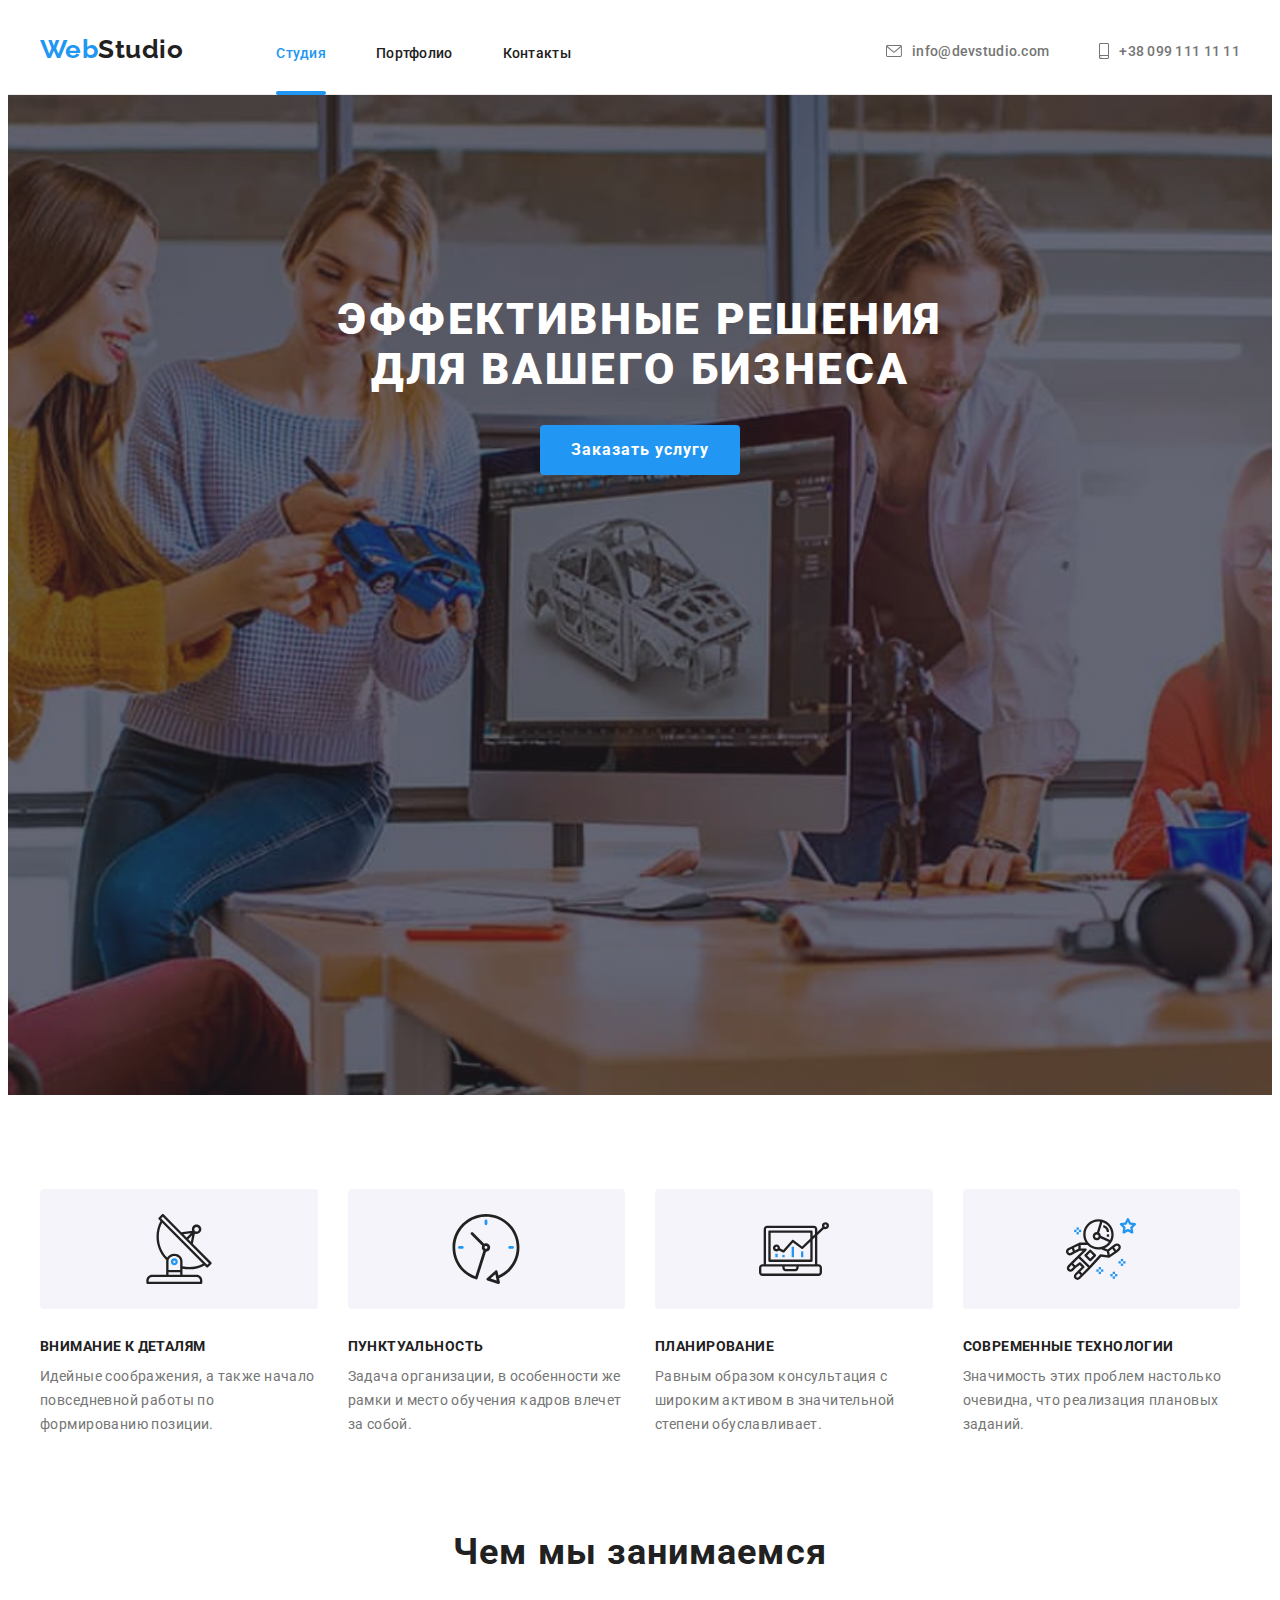
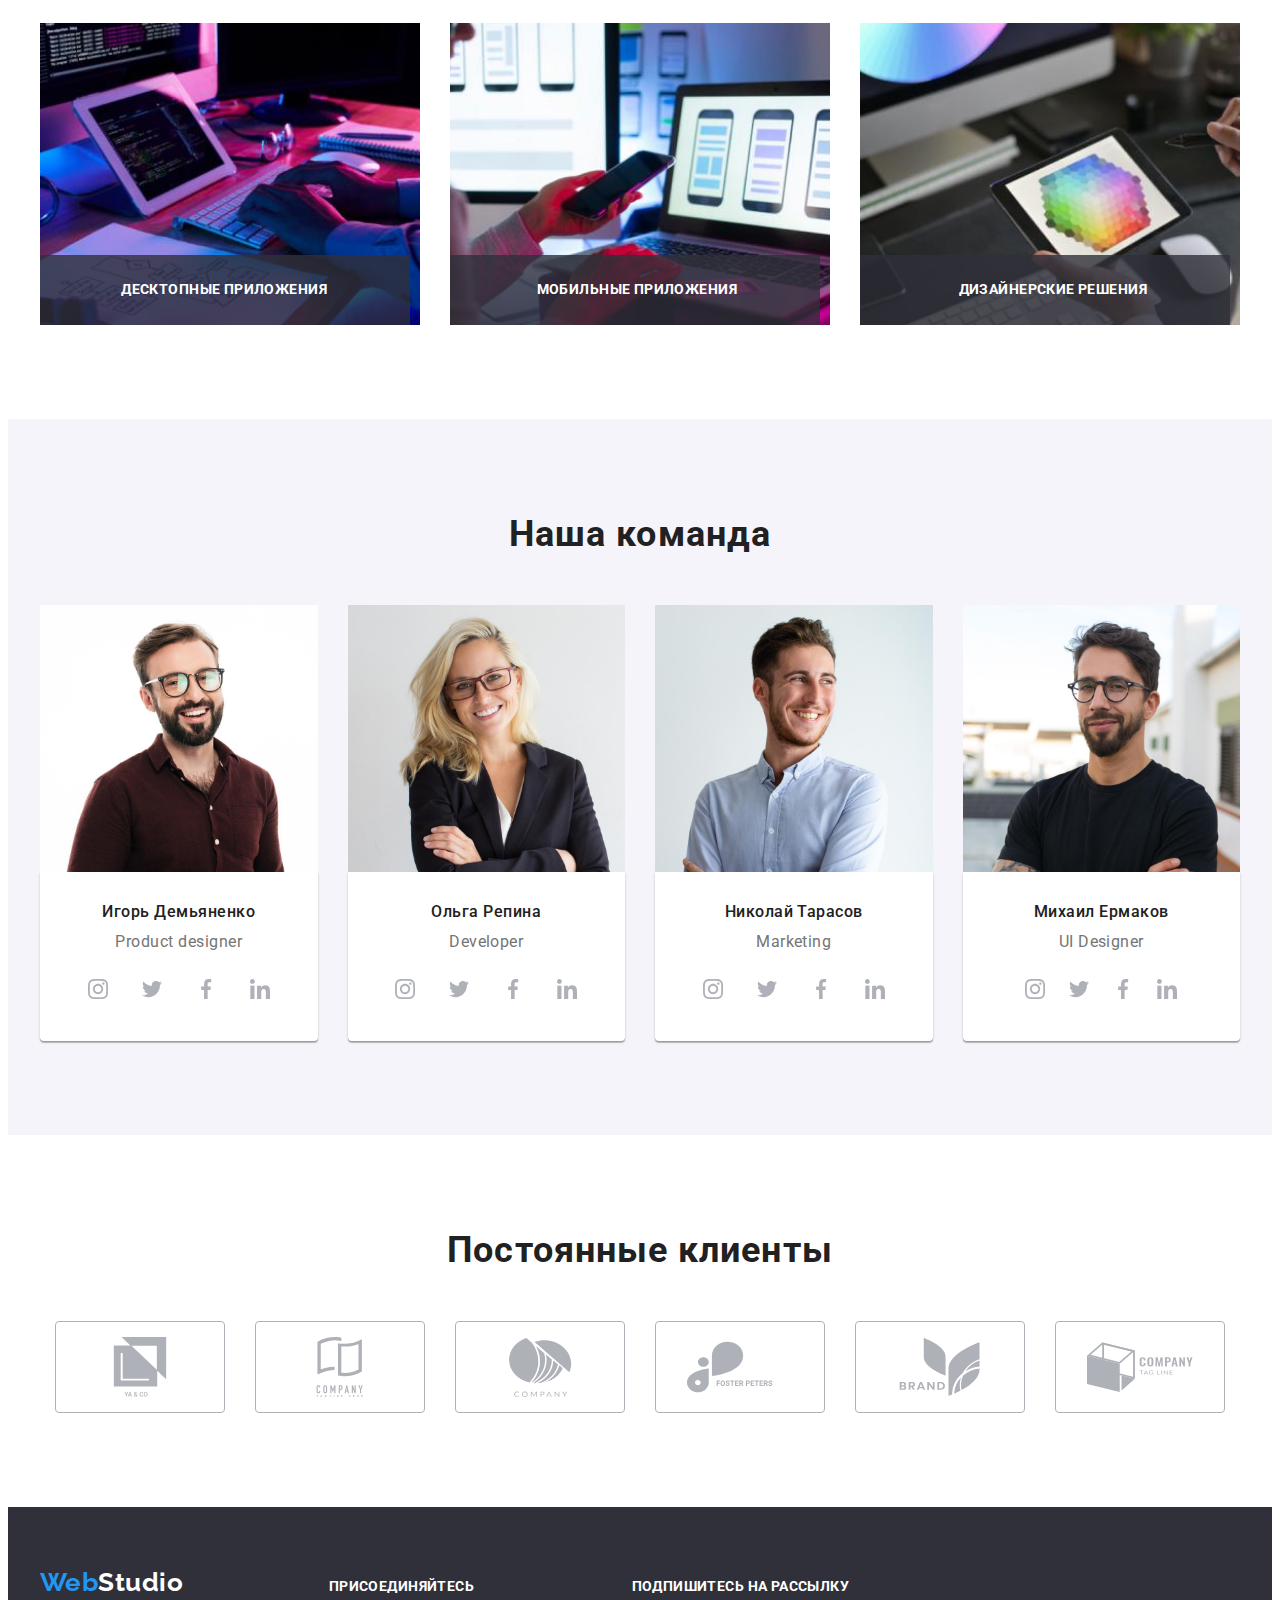
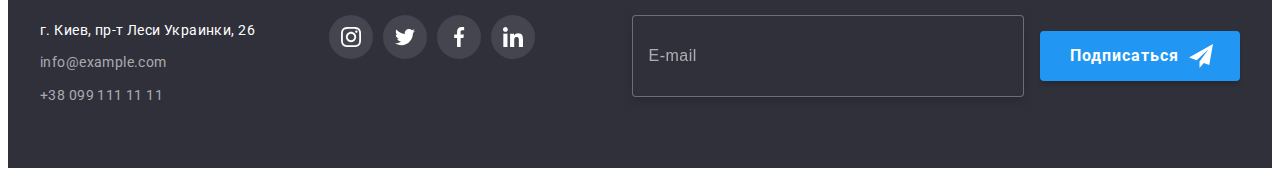
<file: index.html>
<!DOCTYPE html>
<html lang="ru">
<head>
    <meta charset="UTF-8">
    <meta http-equiv="X-UA-Compatible" content="IE=edge">
    <meta name="viewport" content="width=device-width, initial-scale=1.0">
    <title>Студия</title>
    <link rel="stylesheet" href="https://cdnjs.cloudflare.com/ajax/libs/modern-normalize/1.1.0/modern-normalize.min.css"
        integrity="sha512-wpPYUAdjBVSE4KJnH1VR1HeZfpl1ub8YT/NKx4PuQ5NmX2tKuGu6U/JRp5y+Y8XG2tV+wKQpNHVUX03MfMFn9Q=="
        crossorigin="anonymous" referrerpolicy="no-referrer" />
    <!-- <link rel="stylesheet" href="./css/styles.css"> -->
    <link rel="stylesheet" href="./css/main.min.css">
    <link rel="preconnect" href="https://fonts.googleapis.com">
    <link rel="preconnect" href="https://fonts.gstatic.com" crossorigin>
    <link href="https://fonts.googleapis.com/css2?family=Raleway:wght@700&family=Roboto:wght@400;500;700;900&display=swap" 
        rel="stylesheet">
</head>
<body>
    <!-- Шапка сайта-->
    <header class="header">
        <div class="container main-nav">
        <nav class="navigation">
            <a href="" class="logo decoration"> Web<span class="accent">Studio</span></a>
            <button type="button" class="menu-open-btn">
                <svg width="24px" height="24px">
                     <use class="icon-menu" href="./images/icons.svg#icon-menu-mobile"></use>
                </svg>
            </button>
            <ul class="nav-list list">
                <li class="nav-list__item">
                    <a href="" class="nav-list__link current decoration">Студия</a>
                </li>
                <li class="nav-list__item">
                    <a href="./portfolio.html" class="nav-list__link decoration">Портфолио</a>
                </li>
                <li class="nav-list__item">
                    <a href="" class="nav-list__link decoration">Контакты</a>
                </li>
            </ul>
        </nav>  

        <ul class="contact-list list">
            <li class="contact-list__item">
                <a class="contact-list__link decoration" href="mailto:info@devstudio.com"> 
                    <svg class="contact-list__icon" width="16px" height="12px">
                        <use href="./images/icons.svg#icon-envelope"></use>
                    </svg>info@devstudio.com</a>
            </li>
            <li class="contact-list__item"> 
                <a class="contact-list__tel decoration" href="tel:+380991111111">
                    <svg class="contact-list__icon" width="10px" height="16px">
                        <use href="./images/icons.svg#icon-smartphone"></use>
                    </svg>+38 099 111 11 11</a>
                </li>
        </ul>
        </div>
        <div class="mob-menu is-hidden">
            <div class="mob-container">
                 <div class="mob-menu-top">
                <button type="button" class="menu-close-btn">
                    <svg width="24px" height="24px">
                        <use class="icon-vector" href="./images/icons.svg#icon-Vector"></use>
                    </svg>
                </button>    
                <ul class="mob-menu__list list">
                     <li class="mob-menu__item">
                         <a href="" class="mob-menu__link current decoration">Студия</a>
                     </li>
                     <li class="mob-menu__item">
                         <a href="./portfolio.html" class="mob-menu__link decoration">Портфолио</a>
                     </li>
                     <li class="mob-menu__item">
                         <a href="" class="mob-menu__link decoration">Контакты</a>
                     </li>
                 </ul>
                 </div>

                 <div class="mob-contact">
                 <ul class="mob-contact__list list">
                <li class="mob-contact__item">
                    <a class="mob-contact__tel decoration" href="tel:+380991111111">+38 099 111 11 11</a>
                </li>
                <li class="mob-contact__item">
                    <a class="mob-contact__link decoration" href="mailto:info@devstudio.com">info@devstudio.com</a>
                </li>
                 </ul>
                  <ul class="mob-social__list list">
                <li class="mob-social__item">
                    <a href="" class="mob-social__link decoration">Instagram</a>
                </li>
                <li class="mob-social__item">
                    <a href="" class="mob-social__link decoration">Twitter</a>
                </li>
                <li class="mob-social__item">
                    <a href="" class="mob-social__link decoration">Facebook</a>
                </li>
                <li class="mob-social__item">
                    <a href="" class="mob-social__link decoration">LinkedIn</a>
                </li>
                  </ul>
                 </div>
            </div>   
        </div>
    </header>

    <!-- Герой -->
    <main>
        <section class="hero section">
            <div class="container">
                <div class="hero__content">
                    <h1 class="hero__text"> Эффективные решения для вашего бизнеса </h1>
                </div>
            <button data-modal-open class="hero-button" type="button"> Заказать услугу </button>
            </div>
        </section> 
        

    <!-- Особености -->
         <section class="features section"> 
            <div class="container">
            <h2 class="visually-hidden" >Особености</h2>
            <ul class="features-list list">
                <li class="features-list__item">
                    <div class="featuers-list__link">
                        <svg  width="70px" height="70px"> 
                            <use href="./images/icons.svg#icon-antenna"></use>
                         </svg>
                    </div>
                   <h3 class="features-list__title"> Внимание к деталям </h3>
                    <p class="features-list__text">Идейные соображения, а также начало повседневной работы по формированию позиции.</p>
                </li>
                <li class="features-list__item ">
                    <div class="featuers-list__link">
                        <svg  width="70px" height="70px"> 
                            <use href="./images/icons.svg#icon-clock"></use>
                         </svg>
                    </div>
                    <h3 class="features-list__title"> Пунктуальность </h3>
                    <p class="features-list__text">Задача организации, в особенности же рамки и место обучения кадров влечет за собой.</p>
                </li>
                <li class="features-list__item">
                    <div class="featuers-list__link">
                        <svg width="70px" height="70px"> 
                            <use href="./images/icons.svg#icon-diagram"></use>
                         </svg>
                    </div>
                    <h3 class="features-list__title"> Планирование </h3>
                    <p class="features-list__text">Равным образом консультация с широким активом в значительной степени обуславливает.</p>
                </li>
                <li class="features-list__item">
                    <div class="featuers-list__link">
                        <svg width="70px" height="70px"> 
                            <use href="./images/icons.svg#icon-astronaut"></use>
                         </svg>
                    </div>
                    <h3 class="features-list__title"> Современные технологии </h3>
                    <p class="features-list__text">Значимость этих проблем настолько очевидна, что реализация плановых заданий.</p>
                </li>
            </ul>
            </div>
        </section> 

    <!-- Чем мы занимаемся -->
         <section class="work section">
            <div class="container">
            <h2 class="work__title">Чем мы занимаемся</h2>
            <ul class="work-list list">
                <li class="work-list__img">
                    <div class="work-list__label">
                         <img 
                         srcset="./images/img-4.jpg    1x,
                                 ./images/img-4-2x.jpg 2x 
                                "
                         src="./images/img-4.jpg" alt="Ноутбук на экране которого написан программный код" width="370">
                             <div class="work-box">
                                 <p class="work-box__name">Десктопные приложения</p>
                             </div>    
                    </div>
                </li>
                <li class="work-list__img">
                    <div class="work-list__label">
                        <img 
                        srcset="./images/img-1.jpg    1x,
                                ./images/img-1-2x.jpg 2x 
                                "
                         src="./images/img-1.jpg" alt="Ноутбук на экране которого изображены три смартфона" width="370">
                            <div class="work-box">
                                 <p class="work-box__name">Мобильные приложения</p>
                            </div>
                        </div>        
                 </li>
                <li class="work-list__img"> 
                    <div class="work-list__label">
                         <img 
                         srcset="./images/img-2.jpg    1x,
                                 ./images/img-2-2x.jpg 2x 
                                "
                         src="./images/img-2.jpg" alt="Планшет на экране которого изображен графический рисунок, похожий на пчелиные соты">
                            <div class="work-box">
                                 <p class="work-box__name">Дизайнерские решения</p> 
                            </div>     
                    </div>
                </li>
            </ul>
            </div>
        </section>

    <!-- Наша команда -->
         <section class="team section">
            <div class="container">
            <h2 class="team__title">Наша команда</h2>
            <ul class="team__list list">
                <li class="team__item">
                    <img 
                    srcset="./images/img-product-designer.jpg    1x,
                            ./images/img-product-designer-2x.jpg 2x 
                            "
                    src="./images/img-product-designer.jpg" alt="Фотография дизайнера продукта" width="270">
                    <div class="team-content">
                        <h3 class="team-content__name">Игорь Демьяненко</h3>
                          <p class="team-content__text">Product designer</p>
                          <ul class="master-soc  list">
                              <li class="master-soc__item">
                                  <a href="" class="master-soc__link">
                                  <svg class="master-soc__icon" width="20px" height="20px" >
                                      <use href="./images/icons.svg#icon-instagram"></use>
                                  </svg>
                                  </a>
                              </li>
                              <li class="master-soc__item">
                                  <a href="" class="master-soc__link">
                                    <svg class="master-soc__icon" width="20px" height="20px" >
                                        <use href="./images/icons.svg#icon-twitter"></use>
                                    </svg>
                                  </a>
                              </li>
                              <li class="master-soc__item">
                                  <a href="" class="master-soc__link">
                                    <svg class="master-soc__icon" width="20px" height="20px" >
                                        <use href="./images/icons.svg#icon-facebook"></use>
                                    </svg>
                                  </a>
                              </li>
                              <li class="master-soc-item">
                                  <a href="" class="master-soc__link">
                                    <svg class="master-soc__icon" width="20px" height="20px" >
                                        <use href="./images/icons.svg#icon-linkedin"></use>
                                    </svg>
                                  </a></li>
                          </ul>
                    </div>
                </li>
                <li class="team__item">
                    <img
                    srcset="./images/img-frontend-developer.jpg    1x,
                            ./images/img-frontend-developer-2x.jpg 2x 
                            "
                     src="./images/img-frontend-developer.jpg" alt="Фотография разработчика" width="270">
                    <div class="team-content">
                        <h3 class="team-content__name">Ольга Репина</h3>
                          <p class="team-content__text">Developer</p>
                          <ul class="master-soc  list">
                            <li class="master-soc__item">
                                <a href="" class="master-soc__link">
                                <svg class="master-soc__icon" width="20px" height="20px" >
                                    <use href="./images/icons.svg#icon-instagram"></use>
                                </svg>
                                </a>
                            </li>
                            <li class="master-soc__item">
                                <a href="" class="master-soc__link">
                                  <svg class="master-soc__icon" width="20px" height="20px" >
                                      <use href="./images/icons.svg#icon-twitter"></use>
                                  </svg>
                                </a>
                            </li>
                            <li class="master-soc__item">
                                <a href="" class="master-soc__link">
                                  <svg class="master-soc__icon" width="20px" height="20px" >
                                      <use href="./images/icons.svg#icon-facebook"></use>
                                  </svg>
                                </a>
                            </li>
                            <li class="master-soc__item">
                                <a href="" class="master-soc__link">
                                  <svg class="master-soc__icon" width="20px" height="20px" >
                                      <use href="./images/icons.svg#icon-linkedin"></use>
                                  </svg>
                                </a></li>
                        </ul>
                    </div>     
                </li>
                <li class="team__item">
                    <img
                    srcset="./images/img-marketing.jpg    1x,
                            ./images/img-marketing-2x.jpg 2x 
                            "
                     src="./images/img-marketing.jpg" alt="Фотография маркетолога" width="270">
                    <div class="team-content">
                        <h3 class="team-content__name">Николай Тарасов</h3>
                          <p class="team-content__text">Marketing</p>
                          <ul class="master-soc  list">
                            <li class="master-soc__item">
                                <a href="" class="master-soc__link">
                                <svg class="master-soc__icon" width="20px" height="20px" >
                                    <use href="./images/icons.svg#icon-instagram"></use>
                                </svg>
                                </a>
                            </li>
                            <li class="master-soc__item">
                                <a href="" class="master-soc__link">
                                  <svg class="master-soc__icon" width="20px" height="20px" >
                                      <use href="./images/icons.svg#icon-twitter"></use>
                                  </svg>
                                </a>
                            </li>
                            <li class="master-soc__item">
                                <a href="" class="master-soc__link">
                                  <svg class="master-soc__icon" width="20px" height="20px" >
                                      <use href="./images/icons.svg#icon-facebook"></use>
                                  </svg>
                                </a>
                            </li>
                            <li class="master-soc__item">
                                <a href="" class="master-soc__link">
                                  <svg class="master-soc__icon" width="20px" height="20px" >
                                      <use href="./images/icons.svg#icon-linkedin"></use>
                                  </svg>
                                </a>
                            </li>
                        </ul>
                    </div>
                </li>
                <li class="team__item">
                    <img 
                    srcset="./images/img-designer.jpg    1x,
                            ./images/img-designer-2x.jpg 2x 
                            "
                    src="./images/img-designer.jpg" alt="Фотография дизайнера" width="270">
                    <div class="team-content">
                        <h3 class="team-content__name">Михаил Ермаков</h3>
                          <p class="team-content__text">UI Designer</p>
                          <ul class="master-soc  list">
                            <li class="master-soc-item">
                                <a href="" class="master-soc__link">
                                <svg class="master-soc__icon" width="20px" height="20px" >
                                    <use href="./images/icons.svg#icon-instagram"></use>
                                </svg>
                                </a>
                            </li>
                            <li class="master-soc-item">
                                <a href="" class="master-soc__link">
                                  <svg class="master-soc__icon" width="20px" height="20px" >
                                      <use href="./images/icons.svg#icon-twitter"></use>
                                  </svg>
                                </a>
                            </li>
                            <li class="master-soc-item">
                                <a href="" class="master-soc__link">
                                  <svg class="master-soc__icon" width="20px" height="20px" >
                                      <use href="./images/icons.svg#icon-facebook"></use>
                                  </svg>
                                </a>
                            </li>
                            <li class="master-soc-item">
                                <a href="" class="master-soc__link">
                                  <svg class="master-soc__icon" width="20px" height="20px" >
                                      <use href="./images/icons.svg#icon-linkedin"></use>
                                  </svg>
                                </a></li>
                        </ul>
                    </div>    
                </li>
            </ul>
            </div>
        </section>

    <!--Постоянные клиенты-->    
        <section class="company section">
            <div class="container">
                <h2 class="company__title">Постоянные клиенты</h2>
                <ul class="company-list list">
                    <li class="company-list__item">
                        <a href="" class="company-list__link">
                            <svg class="company-list__icon" width="106px" height="60px">
                                <use href="./images/icons.svg#icon-company-1"></use>
                            </svg>
                        </a>
                    </li>
                    <li class="company-list__item">
                        <a href="" class="company-list__link">
                            <svg class="company-list__icon" width="106px" height="60px">
                                <use href="./images/icons.svg#icon-company-2"></use>
                            </svg>
                        </a>
                    </li>
                    <li class="company-list__item">
                        <a href="" class="company-list__link">
                            <svg class="company-list__icon" width="106px" height="60px">
                                <use href="./images/icons.svg#icon-company-3"></use>
                            </svg>
                        </a>
                    </li>
                    <li class="company-list__item">
                        <a href="" class="company-list__link">
                            <svg class="company-list__icon" width="106px" height="60px">
                                <use href="./images/icons.svg#icon-company-4"></use>
                            </svg>
                        </a>
                    </li>
                    <li class="company-list__item">
                        <a href="" class="company-list__link">
                            <svg class="company-list__icon" width="106px" height="60px">
                                <use href="./images/icons.svg#icon-company-5"></use>
                            </svg>
                        </a></li>
                    <li class="company-list__item">
                        <a href="" class="company-list__link">
                            <svg class="company-list__icon" width="106px" height="60px">
                                <use href="./images/icons.svg#icon-company-6"></use>
                            </svg>
                        </a>
                    </li>
                </ul>
            </div>
        </section>

    <!-- Модальное окно -->
    <div class="backdrop is-hidden" data-modal>
        <div class="modal">
            <button data-modal-close class="modal-btn">
                <svg width="11px" height="11px">
                    <use href="./images/icons.svg#icon-Vector"></use>
                </svg>
            </button>
            <form class="form">
                <h2 class="form__title">Оставьте свои данные, мы вам перезвоним</h2>
                <div class="form-group">
                     <label for="name" class="form-group__name">Имя</label>
                         <div class="form-wrap">
                             <input type="text" name="name" id="name" class="form-wrap__input">
                                  <svg class="form-wrap__icon" width="12" height="12">
                                      <use href="./images/icons.svg#icon-person"></use>
                                 </svg>
                        </div>
                </div>
                <div class="form-group">
                     <label for="phone" class="form-group__name">Телефон</label>
                        <div class="form-wrap">
                             <input type="tel" name="phone" id="phone" class="form-wrap__input">
                                 <svg class="form-wrap__icon" width="13" height="13">
                                    <use href="./images/icons.svg#icon-phone"></use>
                                </svg>
                        </div>       
                </div>
                <div class="form-group"> 
                    <label for="mail" class="form-group__name">Почта</label>
                         <div class="form-wrap">
                             <input type="email" name="mail" id="mail" class="form-wrap__input">
                                 <svg class="form-wrap__icon" width="15" height="12">
                                     <use href="./images/icons.svg#icon-email"></use>
                                 </svg>
                        </div>
                </div>

                <div class="form-comment">
                <label for="comment" class="form-comment__name"> Комментарий</label>
                <textarea name="comment" id="comment" placeholder="Введите текст" class="form-comment__text"></textarea>
                </div>

                <div class="form-consent">
                <input type="checkbox" name="consent" id="consent" class="form-consent__check visually-hidden">
                <label for="consent" class="form-consent__text"> 
                    <span class="form-consent__icon">
                        <svg class="consent-icon" width="15" height="13">
                            <use href="./images/icons.svg#icon-check"></use>
                        </svg>
                    </span> Соглашаюсь с рассылкой и принимаю <a href="" class="agreement"> Условия договора</a></label>
                </div>

                <button type="submit" class="form-btn"> Отправить </button>
            </form> 
        </div>
    </div>
    </main>

    <!-- Адрес -->
     <footer class="footer">
        <div class="container position">
            <div class="footer-content">
                <a class="logo decoration footer__logo" href="">Web<span class="accent-footer">Studio</span></a>
            <address class="address"> 
                <p class="address__text">г. Киев, пр-т Леси Украинки, 26</p>
                <a class="address__link decoration" href="mailto:info@example.com">info@example.com</a>
                <a class="address__tel decoration" href="tel:+380991111111">+38 099 111 11 11</a>
            </address>
            </div>
            <div class="join">
                 <h2 class="join__title"> присоединяйтесь</h2>
                     <ul class="join-list list">
                         <li class="join-list__item">
                             <a href="" class="join-list__link">
                                 <svg class="join-list__icon" width="20px" height="20px" >
                                <use href="./images/icons.svg#icon-instagram"></use>
                                </svg>
                             </a>
                        </li>
                        <li class="join-list__item">
                            <a href="" class="join-list__link">
                                <svg class="join-list__icon" width="20px" height="20px" >
                               <use href="./images/icons.svg#icon-twitter"></use>
                               </svg>
                            </a>
                        </li>
                        <li class="join-list__item">
                            <a href="" class="join-list__link">
                                <svg class="join-list__icon" width="20px" height="20px" >
                               <use href="./images/icons.svg#icon-facebook"></use>
                               </svg>
                            </a>
                        </li>
                        <li class="join-list__item">
                            <a href="" class="join-list__link">
                                <svg class="join-list__icon" width="20px" height="20px" >
                               <use href="./images/icons.svg#icon-linkedin"></use>
                               </svg>
                            </a>
                        </li>
                   </ul>
            </div>
            <div class="mailing">
                <h2 class="mailing__title">Подпишитесь на рассылку</h2>
                <form class="mailing-content">
                <label for="mail">
                    <input class="mailing-content__mail" type="email" name="mail" placeholder="E-mail" id="mail">
                </label>
                <button class="mailing-btn" type="submit">Подписаться
                    <svg class="mailing-btn__icon" width="24" height="24"> 
                        <use href="./images/icons.svg#icon-send"></use>
                    </svg>
                </button>
                </form>
            </div>
        </div>
    </footer> 
    <script src="./js/modal.js"></script>
    <script src="./js/menu.js"></script>
</body>
</html>
</file>
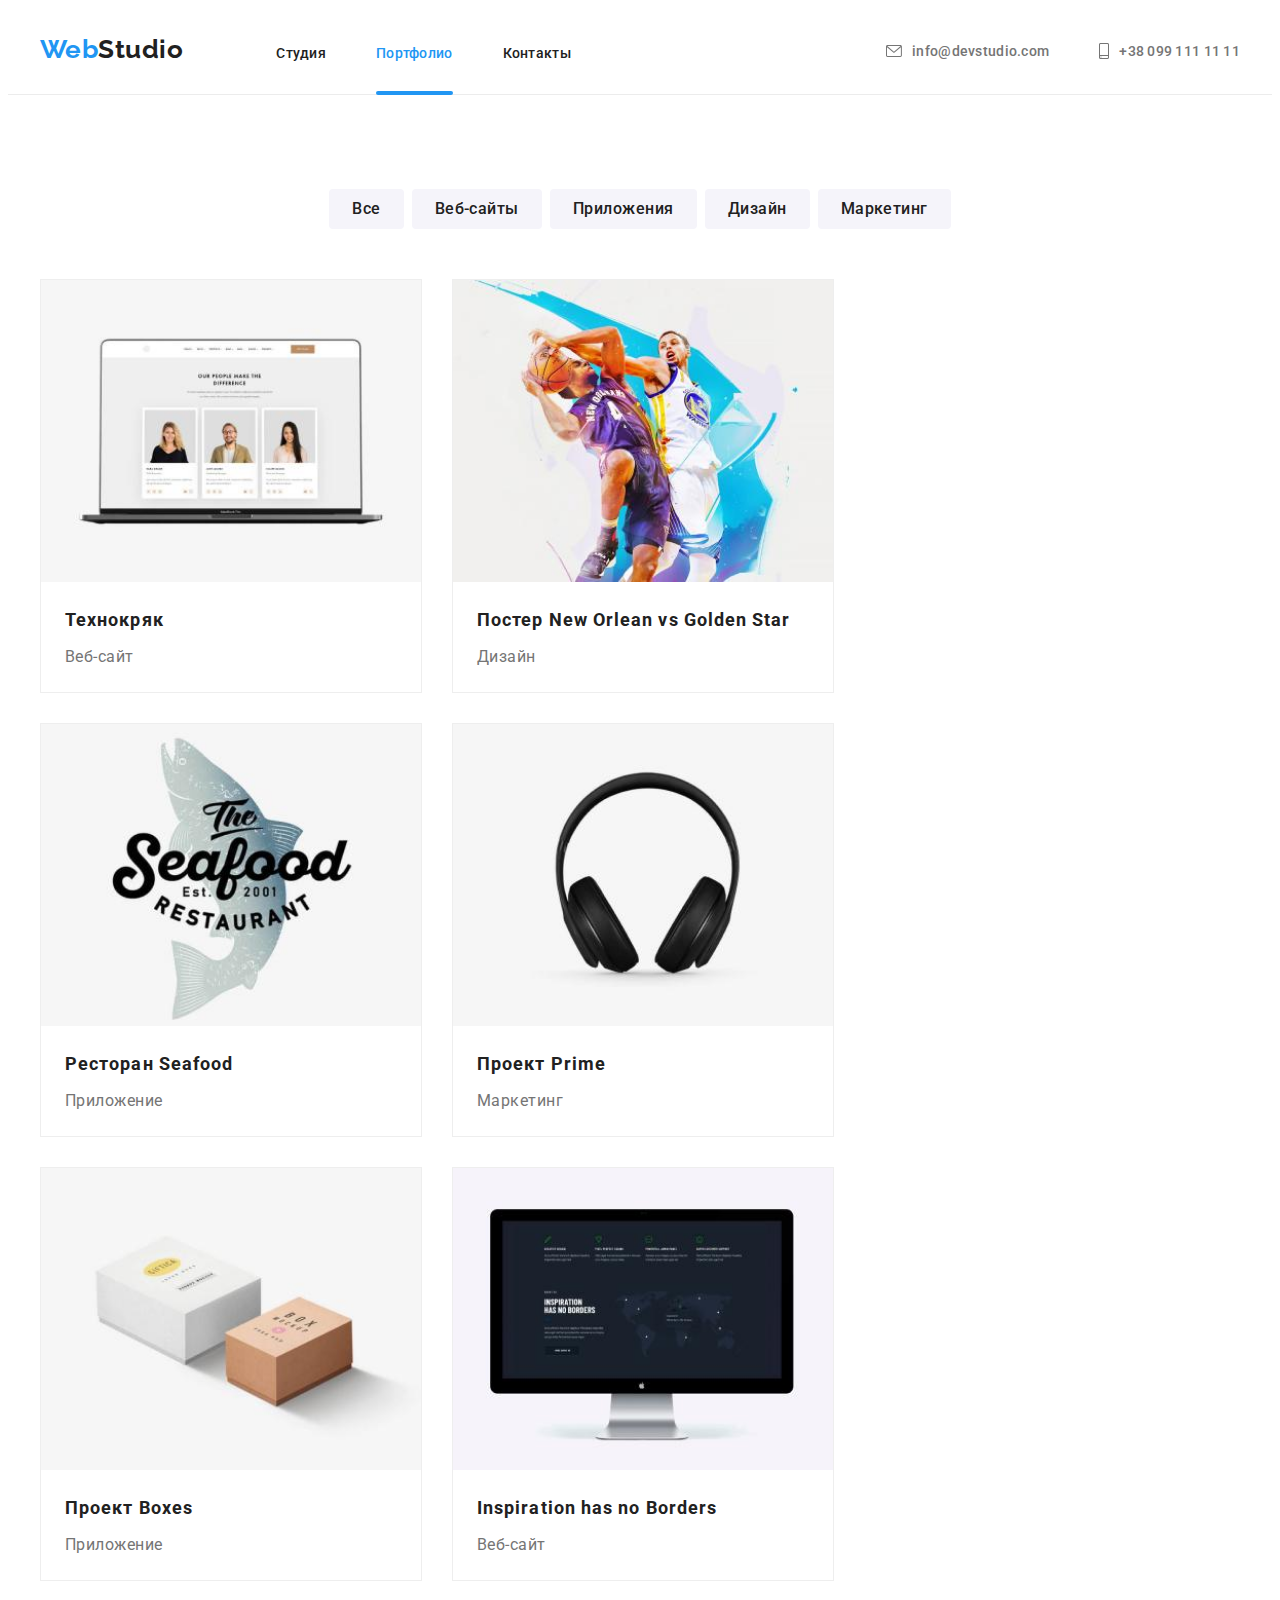
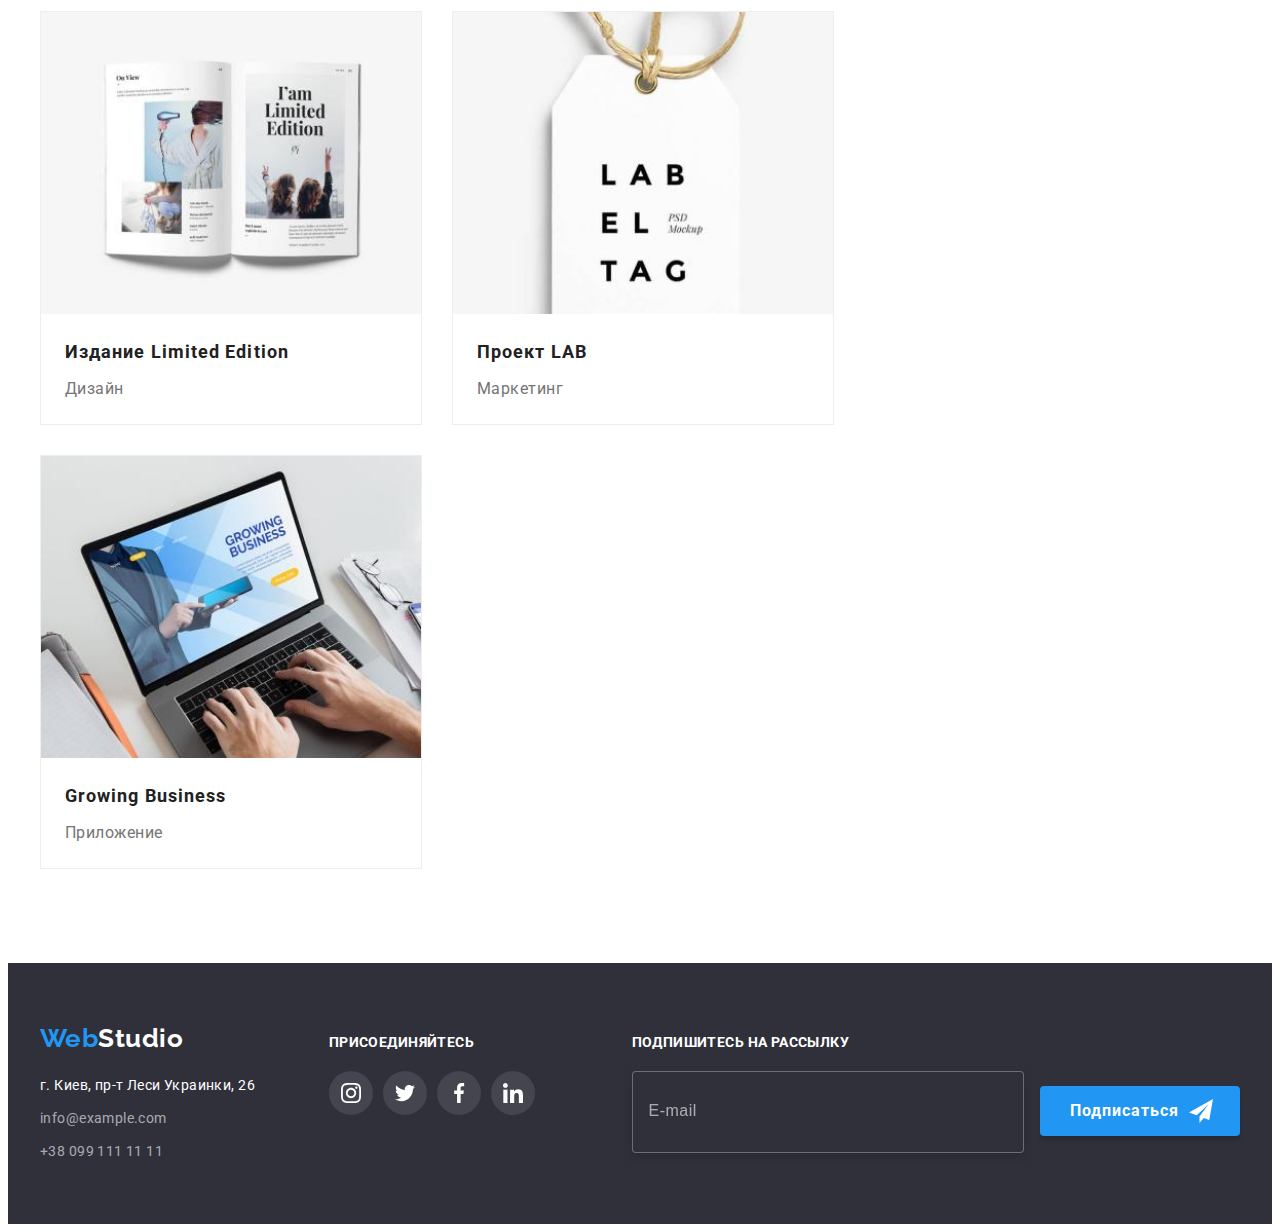
<file: portfolio.html>
<!DOCTYPE html>
<html lang="ru">
<head>
    <meta charset="UTF-8">
    <meta http-equiv="X-UA-Compatible" content="IE=edge">
    <meta name="viewport" content="width=device-width, initial-scale=1.0">
    <title>Портфолио</title>
    <link rel="stylesheet" href="https://cdnjs.cloudflare.com/ajax/libs/modern-normalize/1.1.0/modern-normalize.min.css"
        integrity="sha512-wpPYUAdjBVSE4KJnH1VR1HeZfpl1ub8YT/NKx4PuQ5NmX2tKuGu6U/JRp5y+Y8XG2tV+wKQpNHVUX03MfMFn9Q=="
        crossorigin="anonymous" referrerpolicy="no-referrer" />
    <!-- <link rel="stylesheet" href="./css/styles.css"> -->
    <link rel="stylesheet" href="./css/main.min.css">
    <link rel="preconnect" href="https://fonts.googleapis.com">
    <link rel="preconnect" href="https://fonts.gstatic.com" crossorigin>
    <link href="https://fonts.googleapis.com/css2?family=Raleway:wght@700&family=Roboto:wght@400;500;700;900&display=swap"
        rel="stylesheet">
</head>
<body>
    <!-- Шапка портфоліо -->
    <header class="header">
        <div class="container main-nav">
        <nav class="navigation">
            <a href="" class="logo decoration">Web<span class="accent">Studio</span> </a>
            <button type="button" class="menu-open-btn">
                <svg width="24px" height="24px">
                    <use class="icon-menu" href="./images/icons.svg#icon-menu-mobile"></use>
                </svg>
            </button>
            <ul class="nav-list list">
                <li class="nav-list__item">
                    <a href="./index.html" class="nav-list__link decoration">Студия</a>
                </li>
                <li class="nav-list__item">
                    <a href="./portfolio.html" class="nav-list__link current decoration">Портфолио</a>
                </li>
                <li class="nav-list__item">
                    <a href="" class="nav-list__link decoration">Контакты</a>
                </li>
            </ul>
        </nav>

        <ul class="contact-list list">
            <li class="contact-list__item"> 
                <a class="contact-list__link decoration" href="mailto:info@devstudio.com">
                <svg class="contact-list__icon" width="16px" height="12px">
                    <use href="./images/icons.svg#icon-envelope"></use>
                </svg> info@devstudio.com
               </a>
            </li>
            <li class="contact-list__item">
                 <a class="contact-list__tel decoration" href="tel:+380991111111">
                <svg class="contact-list__icon" width="10px" height="16px">
                    <use href="./images/icons.svg#icon-smartphone"></use>
                </svg> +38 099 111 11 11
               </a> 
            </li>
        </ul>
        </div>
            <div class="mob-menu is-hidden">
                <div class="mob-container">
                    <div class="mob-menu-top">
                        <button type="button" class="menu-close-btn">
                            <svg width="24px" height="24px">
                                <use class="icon-vector" href="./images/icons.svg#icon-Vector"></use>
                            </svg>
                        </button>
                        <ul class="mob-menu__list list">
                            <li class="mob-menu__item">
                                <a href="./index.html" class="mob-menu__link current decoration">Студия</a>
                            </li>
                            <li class="mob-menu__item">
                                <a href="" class="mob-menu__link decoration">Портфолио</a>
                            </li>
                            <li class="mob-menu__item">
                                <a href="" class="mob-menu__link decoration">Контакты</a>
                            </li>
                        </ul>
                    </div>
            
                    <div class="mob-contact">
                        <ul class="mob-contact__list list">
                            <li class="mob-contact__item">
                                <a class="mob-contact__tel decoration" href="tel:+380991111111">+38 099 111 11 11</a>
                            </li>
                            <li class="mob-contact__item">
                                <a class="mob-contact__link decoration" href="mailto:info@devstudio.com">info@devstudio.com</a>
                            </li>
                        </ul>
                        <ul class="mob-social__list list">
                            <li class="mob-social__item">
                                <a href="" class="mob-social__link decoration">Instagram</a>
                            </li>
                            <li class="mob-social__item">
                                <a href="" class="mob-social__link decoration">Twitter</a>
                            </li>
                            <li class="mob-social__item">
                                <a href="" class="mob-social__link decoration">Facebook</a>
                            </li>
                            <li class="mob-social__item">
                                <a href="" class="mob-social__link decoration">LinkedIn</a>
                            </li>
                        </ul>
                    </div>
                </div>
            </div>
    </header>

    <main>
        <!-- фильр страницы -->
        <section class="filter section">
            <div class="container">
            <ul class="filter-list list">
                <li class="filter-list__btn"> 
                    <button class="btn-filter" type="button"> Все </button>
                </li>
                <li class="filter-list__btn"> 
                    <button class="btn-filter" type="button"> Веб-сайты  </button>
                </li>
                <li class="filter-list__btn">
                     <button class="btn-filter" type="button"> Приложения </button>
                </li>
                <li class="filter-list__btn">
                     <button class="btn-filter" type="button"> Дизайн </button>
                </li>
                <li class="filter-list__btn"> 
                    <button class="btn-filter" type="button"> Маркетинг </button>
                 </li>
            </ul>
    
            <!-- Выполненные проекты-->
        <h1 class="visually-hidden">Выполненные проекты</h1>    
            <ul class="projects list">
                <li class="projects-list"> 
                    <a class="projects-link decoration" href="">
                        <div class="projects-overlay">
                             <img class="projects-img"
                             srcset="./images/img-5.jpg    1x,
                                     ./images/img-5-2x.jpg 2x 
                                    "
                              src="./images/img-5.jpg" alt="Портфолио разработчиков Веб-сайтов" width="370">
                                <div class="projects-description">
                                     <p class="description">
                                        Ресурс предлагает комплексные предложения с разным уровнем функционала и сервисов. 
                                        Все это позволит посетителю получить исчерпывающие сведения о компании или частном лице.
                                     </p>
                                </div>     
                       </div>  
                       <div class="projects-content">
                         <h1 class="projects-item"> Технокряк </h1>
                         <p class="projects-text"> Веб-сайт </p>
                       </div>
                    </a>
                </li>
                <li class="projects-list">
                    <a class="projects-link decoration" href="">
                        <div class="projects-overlay">
                             <img class="projects-img"
                              srcset="./images/img-6.jpg    1x,
                                      ./images/img-6-2x.jpg 2x 
                                     "
                              src="./images/img-6.jpg" alt="Волейболисты" width="370">
                                <div class="projects-description">
                                    <p class="description">
                                    Ресурс предлагает комплексные предложения с разным уровнем функционала и сервисов.
                                    Все это позволит посетителю получить исчерпывающие сведения о компании или частном лице.
                                    </p>
                                </div>
                        </div>           
                       <div class="projects-content">
                         <h2 class="projects-item"> Постер <span lang="en">New Orlean vs Golden Star</span></h2>
                         <p class="projects-text"> Дизайн </p>
                       </div>
                    </a>
                </li>
                <li class="projects-list">
                    <a class="projects-link decoration" href="">
                        <div class="projects-overlay">
                             <img class="projects-img"
                              srcset="./images/img-7.jpg    1x,
                                      ./images/img-7-2x.jpg 2x 
                                     "
                              src="./images/img-7.jpg" alt="Торговая марка рыбного ресторана" width="370">
                                <div class="projects-description">
                                    <p class="description">
                                        Ресурс предлагает комплексные предложения с разным уровнем функционала и сервисов.
                                        Все это позволит посетителю получить исчерпывающие сведения о компании или частном лице.
                                    </p>
                                </div>
                        </div>     
                       <div class="projects-content">
                         <h2 class="projects-item"> Ресторан <span lang="en">Seafood</span></h2>
                         <p class="projects-text"> Приложение </p>
                       </div>
                    </a>
                </li>
                <li class="projects-list"> 
                    <a class="projects-link decoration" href="">
                        <div class="projects-overlay">
                             <img class="projects-img" 
                             srcset="./images/img-8.jpg    1x,
                                     ./images/img-8-2x.jpg 2x 
                                    "
                             src="./images/img-8.jpg" alt="Наушники" width="370">
                                <div class="projects-description">
                                    <p class="description">
                                        Ресурс предлагает комплексные предложения с разным уровнем функционала и сервисов.
                                        Все это позволит посетителю получить исчерпывающие сведения о компании или частном лице.
                                    </p>
                                </div>
                        </div>
                       <div class="projects-content">
                         <h2 class="projects-item"> Проект <span lang="en">Prime</span></h2>
                         <p class="projects-text"> Маркетинг </p>
                       </div>
                    </a>
                </li>
                <li class="projects-list">
                    <a class="projects-link decoration" href="">
                        <div class="projects-overlay">
                             <img class="projects-img"
                             srcset="./images/img-9.jpg    1x,
                                     ./images/img-9-2x.jpg 2x 
                                    "
                              src="./images/img-9.jpg" alt="Коробки" width="370">
                                <div class="projects-description">
                                    <p class="description">
                                        Ресурс предлагает комплексные предложения с разным уровнем функционала и сервисов.
                                        Все это позволит посетителю получить исчерпывающие сведения о компании или частном лице.
                                    </p>
                                </div>
                        </div>
                       <div class="projects-content">
                         <h2 class="projects-item"> Проект <span lang="en">Boxes</span></h2>
                        <p class="projects-text"> Приложение </p>
                       </div>
                    </a>
                </li>
                <li class="projects-list">
                    <a class="projects-link decoration" href="">
                        <div class="projects-overlay">
                             <img class="projects-img"
                              srcset="./images/img-10.jpg    1x,
                                      ./images/img-10-2x.jpg 2x 
                                     "
                              src="./images/img-10.jpg" alt="Монитор компьютера" width="370">
                                <div class="projects-description">
                                     <p class="description">
                                        Ресурс предлагает комплексные предложения с разным уровнем функционала и сервисов.
                                        Все это позволит посетителю получить исчерпывающие сведения о компании или частном лице.
                                    </p>
                                </div>
                        </div>
                       <div class="projects-content">
                         <h2 class="projects-item"> <span lang="en">Inspiration has no Borders</span></h2>
                         <p class="projects-text"> Веб-сайт </p>
                       </div>
                    </a>
                </li>
                <li class="projects-list">
                    <a  class="projects-link decoration" href="">
                        <div class="projects-overlay">
                             <img class="projects-img"
                              srcset="./images/img-11.jpg    1x,
                                      ./images/img-11-2x.jpg 2x 
                                     "
                              src="./images/img-11.jpg" alt="Открытая книга" width="370">
                                <div class="projects-description">
                                    <p class="description">
                                        Ресурс предлагает комплексные предложения с разным уровнем функционала и сервисов.
                                        Все это позволит посетителю получить исчерпывающие сведения о компании или частном лице.
                                    </p>
                                </div>
                        </div>
                       <div class="projects-content">
                          <h2 class="projects-item"> Издание <span lang="en">Limited Edition</span></h2>
                          <p class="projects-text"> Дизайн </p>
                       </div>
                    </a>
                </li>
                <li class="projects-list">
                    <a class="projects-link decoration" href="">
                        <div class="projects-overlay">
                             <img class="projects-img"
                             srcset="./images/img-12.jpg    1x,
                                     ./images/img-12-2x.jpg 2x 
                                     "
                              src="./images/img-12.jpg" alt="Брелок с названием проекта" width="370">
                                <div class="projects-description">
                                    <p class="description">
                                        Ресурс предлагает комплексные предложения с разным уровнем функционала и сервисов.
                                        Все это позволит посетителю получить исчерпывающие сведения о компании или частном лице.
                                    </p>
                                </div>
                        </div>
                       <div class="projects-content">
                         <h2 class="projects-item"> Проект <span lang="en">LAB</span></h2>
                         <p class="projects-text"> Маркетинг </p>
                       </div>
                    </a>
                </li>
                <li class="projects-list">
                    <a class="projects-link decoration" href="">
                        <div class="projects-overlay">
                             <img class="projects-img" 
                             srcset="./images/img-13.jpg    1x,
                                     ./images/img-13-2x.jpg 2x 
                                     "
                             src="./images/img-13.jpg" alt="Ноутбук" width="370">
                             <div class="projects-description">
                                     <p class="description">
                                        Ресурс предлагает комплексные предложения с разным уровнем функционала и сервисов.
                                        Все это позволит посетителю получить исчерпывающие сведения о компании или частном лице.
                                    </p>
                                </div>
                        </div>
                       <div class="projects-content">
                         <h2 class="projects-item"> <span lang="en">Growing Business</span></h2>
                         <p class="projects-text"> Приложение </p>
                       </div>
                     </a>
                </li>
            </ul>
            </div>
        </section>
    </main>
    <!-- Адрес -->
    <footer class="footer">
        <div class="container position">
            <div class="footer-content">
        <a class="logo decoration footer__logo" href="">Web<span class="accent-footer">Studio</span></a>
        <address class="address">
            <p class="address__text">г. Киев, пр-т Леси Украинки, 26</p>
            <a class="address__link decoration" href="mailto:info@example.com">info@example.com</a>
            <a class="address__tel decoration" href="tel:+380991111111">+38 099 111 11 11</a>
           </address>
           </div>
           <div class="join">
            <h2 class="join__title"> присоединяйтесь</h2>
                <ul class="join-list list">
                    <li class="join-list__item">
                        <a href="" class="join-list__link">
                            <svg class="join-list__icon" width="20px" height="20px" >
                           <use href="./images/icons.svg#icon-instagram"></use>
                           </svg>
                        </a>
                   </li>
                   <li class="join-list__item">
                       <a href="" class="join-list__link">
                           <svg class="join-list__icon" width="20px" height="20px" >
                          <use href="./images/icons.svg#icon-twitter"></use>
                          </svg>
                       </a>
                   </li>
                   <li class="join-list__item">
                       <a href="" class="join-list__link">
                           <svg class="join-list__icon" width="20px" height="20px" >
                          <use href="./images/icons.svg#icon-facebook"></use>
                          </svg>
                       </a>
                   </li>
                   <li class="join-list__item">
                       <a href="" class="join-list__link">
                           <svg class="join-list__icon" width="20px" height="20px" >
                          <use href="./images/icons.svg#icon-linkedin"></use>
                          </svg>
                       </a>
                   </li>
              </ul>
            </div>
            <div class="mailing">
                <h2 class="mailing__title">Подпишитесь на рассылку</h2>
                <form class="mailing-content">
                <label for="mail">
                    <input class="mailing-content__mail" type="email" name="mail" placeholder="E-mail" id="mail">
                </label>
                <button class="mailing-btn" type="submit">Подписаться
                    <svg class="mailing-btn__icon" width="24" height="24">
                        <use href="./images/icons.svg#icon-send"></use>
                    </svg>
                </button>
                </form>
            </div>
        </div>
    </footer>
    <script src="./js/menu.js"></script>
</body>
</html>
</file>
<file: css/main.min.css>
:root{--primary-text-color: #757575;--title-text-color: #212121;--accent-color: #2196F3;--one-background-color: #FFFFFF;--two-background-color: #2F303A;--tree-background-color: #F5F4FA;--first-change-pх: 30px}body{color:var(--primary-text-color);font-family:Roboto, sans-serif;letter-spacing:0.03em}p,h1,h2,h3,ul{margin:0;padding-left:0}img{display:block;width:100%}.list{list-style:none}.decoration{text-decoration:none}.is-hidden{display:none}.no-scroll{overflow:hidden}.visually-hidden{position:absolute;width:1px;height:1px;margin:-1px;border:0;padding:0;white-space:nowrap;clip-path:inset(100%);clip:rect(0 0 0 0);overflow:hidden}.logo{font-family:Raleway;font-weight:700;font-size:26px;line-height:1.2;color:var(--accent-color);padding-top:16px;padding-bottom:16px}@media screen and (min-width: 768px){.logo{padding-top:26px;padding-bottom:26px;margin-right:88px}}@media screen and (min-width: 1200px){.logo{margin-right:93px}}.accent{color:var(--title-text-color)}.container{padding-left:15px;padding-right:15px;margin:0 auto;width:100%;position:relative}@media screen and (min-width: 480px){.container{width:480px}}@media screen and (min-width: 768px){.container{width:768px}}@media screen and (min-width: 1200px){.container{width:1200px}}.section{padding-top:60px;padding-bottom:60px;margin:0}@media screen and (min-width: 1200px){.section{padding-top:94px;padding-bottom:94px;margin:0}}@media screen and (min-width: 768px){.nav-list__link.current::after{display:inline-block;content:"";position:absolute;width:100%;height:4px;left:0;bottom:-1px;border-radius:2px;background-color:var(--accent-color)}}.position{align-items:baseline}@media screen and (min-width: 768px){.position{display:flex;flex-wrap:wrap;justify-content:space-between}}@media screen and (min-width: 1200px){.position{flex-wrap:nowrap}}.header{border-bottom:1px solid #ECECEC;background-color:var(--one-background-color)}.menu-open-btn{position:absolute;top:15px;right:10px;width:40px;height:40px;justify-content:center;align-items:center;border:transparent;background-color:var(--one-background-color);cursor:pointer;transition:fill 250ms cubic-bezier(0.4, 0, 0.2, 1)}.menu-open-btn:hover,.menu-open-btn:focus{fill:var(--accent-color)}@media screen and (min-width: 768px){.menu-open-btn{display:none}}.menu-close-btn{display:flex;position:absolute;top:10px;right:15px;width:40px;height:40px;justify-content:center;align-items:center;border:transparent;background-color:var(--one-background-color);cursor:pointer;transition:fill 250ms cubic-bezier(0.4, 0, 0.2, 1)}.menu-close-btn:hover,.menu-close-btn:focus{fill:var(--accent-color)}.main-nav{display:flex;align-items:center}.navigation{display:flex}@media screen and (min-width: 768px){.navigation{align-items:baseline}}.nav-list{display:none}@media screen and (min-width: 768px){.nav-list{display:flex}}.nav-list__item{padding-top:32px;padding-bottom:32px;position:relative;margin-right:50px}.nav-list__item:last-child{margin-right:80px}.nav-list__link{color:var(--title-text-color);font-weight:500;font-size:14px;line-height:1.143;letter-spacing:.02em;transition:color 250ms cubic-bezier(0.4, 0, 0.2, 1)}.nav-list__link:hover,.nav-list__link:focus{color:var(--accent-color)}.current{color:var(--accent-color)}.contact-list{display:none}@media screen and (min-width: 768px){.contact-list{display:block}}@media screen and (min-width: 1200px){.contact-list{display:flex;margin-left:auto}}.contact-list__item{display:block;padding-top:32px;padding-bottom:32px;position:relative}@media screen and (min-width: 768px){.contact-list__item{padding:0;margin-bottom:10px}.contact-list__item:last-child{margin-bottom:0px}}@media screen and (min-width: 1200px){.contact-list__item{margin-bottom:0}.contact-list__item:not(:last-child){margin-right:50px}}.contact-list__link,.contact-list__tel{display:flex;align-items:center;color:var(--primary-text-color);transition:color 250ms cubic-bezier(0.4, 0, 0.2, 1)}.contact-list__link:hover,.contact-list__link:focus,.contact-list__link:hover,.contact-list__link:focus,.contact-list__tel:hover,.contact-list__tel:focus,.contact-list__tel:hover,.contact-list__tel:focus{color:var(--accent-color)}@media screen and (min-width: 768px){.contact-list__link,.contact-list__tel{font-size:12px;line-height:1.17}}@media screen and (min-width: 1200px){.contact-list__link,.contact-list__tel{font-weight:500;font-size:14px;line-height:1.143;letter-spacing:.02em}}.contact-list__icon{margin-right:10px;fill:var(--primary-text-color)}.contact-list__link:hover .contact-list__icon,.contact-list__link:focus .contact-list__icon{fill:var(--accent-color)}.contact-list__tel:hover .contact-list__icon,.contact-list__tel:focus .contact-list__icon{fill:var(--accent-color)}.mob-menu{position:fixed;z-index:1;top:0;left:0;background-color:var(--one-background-color);width:100vw;height:100vh;padding-top:48px;padding-bottom:48px;overflow-y:auto}@media screen and (min-width: 768px){.mob-menu{display:none}}.mob-container{display:flex;flex-direction:column;height:100%;justify-content:space-between;padding-left:40px}.mob-menu__item:not(:last-child){margin-bottom:32px}.mob-menu__link{font-weight:500;font-size:40px;line-height:1.18;letter-spacing:.02em;color:var(--title-text-color)}.mob-menu__link:hover{color:var(--accent-color)}.mob-contact__list{margin-bottom:64px}.mob-contact__item:not(:last-child){margin-bottom:32px}.mob-contact__tel{font-weight:500;font-size:24px;line-height:1.175;letter-spacing:.02em;color:var(--accent-color)}@media screen and (min-width: 480px){.mob-contact__tel{font-weight:500;font-size:34px;line-height:1.175;letter-spacing:.02em}}.mob-contact__link{font-weight:500;font-size:24px;line-height:1.17;letter-spacing:.02em;color:var(--primary-text-color)}.mob-contact__link:hover{color:var(--accent-color)}.mob-social__list{display:flex;flex-wrap:wrap}.mob-social__item:not(:last-child){margin-right:10px;padding-right:10px;border-right:1px solid rgba(33,33,33,0.2)}.mob-social__link{font-weight:500;font-size:15px;line-height:1.1;letter-spacing:.02em;color:var(--accent-color)}@media screen and (min-width: 480px){.mob-social__link{font-weight:500;font-size:18px;line-height:1.22;letter-spacing:.02em}}.hero{width:100%;margin:0 auto;padding:118px 0px;background-color:var(--two-background-color);text-align:center;background-image:linear-gradient(rgba(47,48,58,0.4), rgba(47,48,58,0.4)),url(../images/hero-mobile.jpg);background-repeat:no-repeat;background-position:center;background-size:cover}@media (min-device-pixel-ratio: 2), (min-resolution: 192dpi), (min-resolution: 2dppx){.hero{background-image:linear-gradient(rgba(47,48,58,0.4), rgba(47,48,58,0.4)),url(../images/hero-mobile-2x.jpg)}}@media screen and (min-width: 767px){.hero{background-image:linear-gradient(rgba(47,48,58,0.4), rgba(47,48,58,0.4)),url(../images/hero-tablet.jpg)}}@media screen and (min-width: 767px) and (min-device-pixel-ratio: 2), screen and (min-width: 767px) and (min-resolution: 192dpi), screen and (min-width: 767px) and (min-resolution: 2dppx){.hero{background-image:linear-gradient(rgba(47,48,58,0.4), rgba(47,48,58,0.4)),url(../images/hero-tablet-2x.jpg)}}@media screen and (min-width: 1200px){.hero{max-width:1600px;height:600px;padding:200px 0px;background-image:linear-gradient(rgba(47,48,58,0.4), rgba(47,48,58,0.4)),url(../images/hero-bg.jpg)}}@media screen and (min-width: 1200px) and (min-device-pixel-ratio: 2), screen and (min-width: 1200px) and (min-resolution: 192dpi), screen and (min-width: 1200px) and (min-resolution: 2dppx){.hero{background-image:linear-gradient(rgba(47,48,58,0.4), rgba(47,48,58,0.4)),url(../images/hero-bg-2x.jpg)}}.hero__content{margin:auto}@media screen and (min-width: 480px){.hero__content{width:360px}}@media screen and (min-width: 1200px){.hero__content{width:696px}}.hero__text{margin-bottom:30px;color:var(--one-background-color);font-weight:900;font-size:26px;line-height:1.62;letter-spacing:.06em;text-align:center;text-transform:uppercase}@media screen and (min-width: 1200px){.hero__text{font-size:44px;line-height:1.136}}.hero-button{min-width:200px;height:50px;border-radius:4px;border:1px solid transparent;background-color:var(--accent-color);color:var(--one-background-color);cursor:pointer;font-weight:700;font-size:16px;line-height:1.88;letter-spacing:.06em;font-family:inherit}.features-list{margin-bottom:-30px}@media screen and (min-width: 768px){.features-list{display:flex;flex-wrap:wrap;margin-right:-30px}}.features-list__item{margin-bottom:30px}@media screen and (min-width: 768px){.features-list__item{flex-basis:calc((100% - 60px) / 2);margin-right:30px}}@media screen and (min-width: 1200px){.features-list__item{flex-basis:calc((100% - 120px) / 4)}}.featuers-list__link{display:block;content:"";height:120px;background-size:contain;background-repeat:no-repeat;background-position:center;background-color:var(--tree-background-color);display:flex;justify-content:center;align-items:center;margin-bottom:30px;border-radius:4px}.features-list__title{margin-bottom:10px;color:var(--title-text-color);font-weight:700;font-size:14px;line-height:1.14;letter-spacing:.03em;text-transform:uppercase;text-align:center}@media screen and (min-width: 768px){.features-list__title{text-align:left}}.features-list__text{font-size:14px;line-height:1.71;letter-spacing:0.03em}.work{padding-top:0}@media screen and (max-width: 1199px){.work{display:none}}.work__title{margin-bottom:50px;color:var(--title-text-color);font-weight:700;font-size:36px;line-height:1.17;letter-spacing:.03em;text-align:center}.work-list{display:flex;flex-wrap:wrap;margin-right:-30px}.work-list__img{flex-basis:calc((100% - 90px)/3);margin-right:30px}.work-list__label{position:relative}.work-box{position:absolute;display:flex;width:370px;height:70px;background-color:rgba(47,48,58,0.8);bottom:0}.work-box__name{position:absolute;font-weight:700;font-size:14px;line-height:1.14;letter-spacing:.03em;text-align:center;text-transform:uppercase;color:var(--one-background-color);top:27px;right:83px}.team{background-color:var(--tree-background-color)}.team__title{margin-bottom:30px;color:var(--title-text-color);font-weight:700;font-size:26px;line-height:1.18;letter-spacing:.03em;text-align:center}@media screen and (min-width: 1200px){.team__title{font-size:36px;line-height:1.18;margin-bottom:50px}}.team__list li:last-child{margin-bottom:0px}@media screen and (min-width: 768px){.team__list{display:flex;flex-wrap:wrap;margin-right:-30px;margin-bottom:-30px}}.team__item{margin-bottom:30px}@media screen and (min-width: 768px){.team__item{flex-basis:calc((100% - 60px) / 2);margin-right:30px}}@media screen and (min-width: 1200px){.team__item{flex-basis:calc((100% - 120px) / 4)}}.team-content{padding-top:30px;padding-bottom:30px;background-color:var(--one-background-color);box-shadow:0px 1px 3px rgba(0,0,0,0.12),0px 1px 1px rgba(0,0,0,0.14),0px 2px 1px rgba(0,0,0,0.2);border-radius:0px 0px 4px 4px}.team-content__name{margin-bottom:10px;color:var(--title-text-color);font-weight:500;font-size:16px;line-height:1.2;letter-spacing:.03em;text-align:center}.team-content__text{font-size:16px;line-height:1.2;text-align:center;letter-spacing:0.03em;margin-bottom:16px}.master-soc{display:flex;justify-content:center}.master-soc li:last-child{margin-right:0}.master-soc__item{margin-right:10px}.master-soc__link{width:44px;height:44px;background-color:var(--one-background-color);border-radius:50%;display:flex;justify-content:center;align-items:center;transition:background-color 250ms cubic-bezier(0.4, 0, 0.2, 1)}.master-soc__link:hover,.master-soc__link:focus{background-color:var(--accent-color)}.master-soc__icon{fill:#AFB1B8}.master-soc__link:hover .master-soc__icon,.master-soc__link:focus .master-soc__icon{fill:var(--one-background-color)}.company__title{margin-bottom:30px;color:var(--title-text-color);font-weight:700;font-size:28px;line-height:1.18;letter-spacing:.03em;text-align:center}@media screen and (min-width: 1200px){.company__title{font-size:36px;line-height:1.18;margin-bottom:50px}}.company-list{display:flex;flex-wrap:wrap;justify-content:center;margin-bottom:-30px}@media screen and (min-width: 480px){.company-list{margin-right:-30px;margin-bottom:-30px}}.company-list__item{margin-bottom:30px}@media screen and (min-width: 480px){.company-list__item{flex-basis:calc((100% - 60px) / 2);margin-right:30px}}@media screen and (min-width: 767px){.company-list__item{flex-basis:calc((100% - 120px) / 3);margin-right:30px}}@media screen and (min-width: 1200px){.company-list__item{flex-basis:calc((100% - 210px) / 6);justify-content:center}}.company-list__link{display:block;content:"";width:210px;height:92px;border:1px solid #AFB1B8;box-sizing:border-box;border-radius:4px;background-position:center;display:flex;justify-content:center;align-items:center;transition:border,250ms cubic-bezier(0.4, 0, 0.2, 1)}.company-list__link:hover,.company-list__link:focus{border:1px solid var(--accent-color)}@media screen and (min-width: 768px){.company-list__link{width:226px}}@media screen and (min-width: 1200px){.company-list__link{width:170px}}.company-list__icon{fill:#AFB1B8;transition:fill 250ms cubic-bezier(0.4, 0, 0.2, 1)}.company-list__link:hover .company-list__icon,.company-list__link:focus .company-list__icon{fill:var(--accent-color)}.footer{padding-top:60px;padding-bottom:60px;background-color:var(--two-background-color)}@media screen and (min-width: 1200px){.footer{padding-bottom:0px}}.footer-content{text-align:center;margin-bottom:60px}@media screen and (min-width: 768px){.footer-content{margin-left:76px}}@media screen and (min-width: 1200px){.footer-content{margin-left:0px;text-align:left;margin-right:70px}}.footer__logo{display:block;margin-bottom:20px;margin-right:0;padding-top:0;padding-bottom:0}@media screen and (min-width: 768px){.footer__logo{margin-bottom:20px}}.accent-footer{color:var(--one-background-color)}.address{display:flex;flex-direction:column;font-style:normal}.address__text{margin-bottom:9px;color:var(--one-background-color);font-size:14px;line-height:1.71;letter-spacing:0.03em}.address__link{margin-bottom:9px}.address__link,.address__tel{display:block;font-size:14px;line-height:1.71;letter-spacing:0.03em;color:rgba(255,255,255,0.6);transition:color 250ms cubic-bezier(0.4, 0, 0.2, 1)}.address__link:hover,.address__link:focus,.address__link:hover,.address__link:focus,.address__tel:hover,.address__tel:focus,.address__tel:hover,.address__tel:focus{color:var(--accent-color)}.join{margin-bottom:60px}@media screen and (min-width: 768px){.join{margin-right:89px}}@media screen and (min-width: 768px){.join{margin-right:93px}}.join__title{padding-bottom:20px;font-weight:700;font-size:14px;line-height:1.14;letter-spacing:.03em;text-transform:uppercase;color:var(--one-background-color);text-align:center}@media screen and (min-width: 1200px){.join__title{text-align:left}}.join-list{display:flex;justify-content:center}.join-list__item{display:block;margin-right:10px}.join-list__item:last-child{margin-right:0}.join-list__link{width:44px;height:44px;background-color:rgba(255,255,255,0.1);border-radius:50%;display:flex;justify-content:center;align-items:center;transition:background-color 250ms cubic-bezier(0.4, 0, 0.2, 1)}.join-list__link:hover,.join-list__link:focus{background-color:var(--accent-color)}.join-list__icon{fill:var(--one-background-color)}@media screen and (min-width: 768px){.mailing{margin-left:166px}}@media screen and (min-width: 1200px){.mailing{margin-left:0px}}.mailing input::placeholder{font-size:16px;line-height:1.25;letter-spacing:0.03em;color:rgba(255,255,255,0.6)}.mailing__title{padding-bottom:20px;font-weight:700;font-size:14px;line-height:1.14;letter-spacing:.03em;text-transform:uppercase;color:var(--one-background-color);text-align:center}@media screen and (min-width: 1200px){.mailing__title{text-align:left}}.mailing-content{text-align:center}.mailing-content__mail{width:100%;height:50px;margin-right:12px;margin-bottom:20px;padding:15px 16px;border:1px solid rgba(255,255,255,0.3);filter:drop-shadow(0px 4px 4px rgba(0,0,0,0.15));border-radius:4px;background-color:#2F303A;color:var(--tree-background-color)}@media screen and (min-width: 1200px){.mailing-content__mail{width:358px}}.mailing-btn{display:inline-flex;min-width:200px;height:50px;font-family:inherit;font-weight:700;font-size:16px;line-height:1.88;letter-spacing:.06em;align-items:center;padding-left:29px;border-radius:4px;border:1px solid transparent;background-color:var(--accent-color);color:var(--one-background-color);cursor:pointer;box-shadow:0px 4px 4px rgba(0,0,0,0.15)}.mailing-btn__icon{fill:var(--one-background-color);margin-left:10px}.backdrop{position:fixed;top:0;right:0;width:100%;height:100%;background-color:rgba(0,0,0,0.2);transition:250ms cubic-bezier(0.4, 0, 0.2, 1);overflow-y:scroll;z-index:1;padding:10px}@media screen and (min-width: 480px){.backdrop{padding:93px 15px}}@media screen and (min-width: 768px){.backdrop{padding:160px 159px 0px}}.backdrop.is-hidden{opacity:0;pointer-events:none}.modal{padding:35px;background-color:var(--one-background-color);box-shadow:0px 1px 3px rgba(0,0,0,0.12),0px 1px 1px rgba(0,0,0,0.14),0px 2px 1px rgba(0,0,0,0.2);border-radius:4px;position:relative}@media screen and (min-width: 480px){.modal{top:50%;left:50%;transform:translate(-50%, -50%);padding:40px;width:450px;height:609px}}@media screen and (min-width: 768px){.modal{top:50%;left:50%;transform:translate(-50%, -50%)}}@media screen and (min-width: 1200px){.modal{min-width:528px;min-height:581px}}.modal-btn{display:flex;position:absolute;top:8px;right:8px;width:30px;height:30px;justify-content:center;align-items:center;border:1px solid rgba(0,0,0,0.1);border-radius:50%;background-color:var(--one-background-color);cursor:pointer;transition:fill 250ms cubic-bezier(0.4, 0, 0.2, 1)}.modal-btn:hover,.modal-btn:focus{fill:var(--accent-color)}.form__title{margin-bottom:12px;font-weight:700;font-size:20px;line-height:1.15;letter-spacing:.03em;text-align:center;color:var(--title-text-color)}.form-group{display:flex;flex-direction:column;margin-bottom:10px}.form-group__name{margin-bottom:4px;font-size:12px;line-height:1.16;letter-spacing:0.01em;position:relative}.form-group__name .form-group__name:focus{color:var(--accent-color)}.form-wrap{position:relative}.form-wrap__input{width:100%;height:40px;padding:14px 15px 14px 42px;border:1px solid rgba(33,33,33,0.2);border-radius:4px;outline:none;transition:border-color 250ms cubic-bezier(0.4, 0, 0.2, 1)}.form-wrap__input:focus{border-color:var(--accent-color)}.form-wrap__icon{position:absolute;left:15px;top:50%;transform:translateY(-50%);transition:fill 250ms cubic-bezier(0.4, 0, 0.2, 1)}.form-wrap__input:focus+.form-wrap__icon{fill:var(--accent-color)}.form-comment{display:flex;flex-direction:column;margin-bottom:20px}.form-comment__name{margin-bottom:4px;font-size:12px;line-height:1.16;letter-spacing:0.01em}.form-comment__text{height:120px;padding:12px 16px;border:1px solid rgba(33,33,33,0.2);border-radius:4px;resize:none;outline:none;transition:border-color 250ms cubic-bezier(0.4, 0, 0.2, 1)}.form-comment__text:focus{border-color:var(--accent-color)}.form-comment__text::placeholder{font-size:14px;line-height:1.14;letter-spacing:0.01em;color:rgba(117,117,117,0.5)}.form-consent{margin-bottom:30px}.form-consent__text{font-size:11px;line-height:1.1;letter-spacing:0.03em;display:-webkit-box;align-items:center;justify-content:center}@media screen and (min-width: 1200px){.form-consent__text{display:flex;font-size:14px;line-height:1.71px}}.form-consent__icon{width:16px;height:15px;border:2px solid black;border-radius:2px;margin-right:8px;display:flex;align-items:center;justify-content:center}.form-consent__check:checked+.form-consent__text .form-consent__icon{background-color:var(--accent-color);border:none}.consent-icon{fill:transparent}.form-consent__check:checked+.form-consent__text .consent-icon{fill:var(--one-background-color)}.agreement{color:var(--accent-color);margin-left:5px}.form-btn{width:100%;height:50px;border-radius:4px;border:1px solid transparent;background-color:var(--accent-color);color:var(--one-background-color);cursor:pointer;font-weight:700;font-size:16px;line-height:1.88;letter-spacing:.06em;font-family:inherit}@media screen and (min-width: 480px){.form-btn{width:0;min-width:200px;margin-left:85px}}@media screen and (min-width: 1200px){.form-btn{margin-left:125px}}.filter-list{display:flex;flex-wrap:wrap;justify-content:left;margin-bottom:25px}.filter-list li:last-child{margin-right:0}@media screen and (min-width: 768px){.filter-list{justify-content:center;margin-bottom:30px}}@media screen and (min-width: 1200px){.filter-list{margin-bottom:50px}}.filter-list__btn{margin-right:8px;margin-bottom:15px}@media screen and (min-width: 768px){.filter-list__btn{margin-bottom:0}}@media screen and (min-width: 1200px){.filter-list__btn{margin-bottom:0}}.btn-filter{padding:6px 22px;background-color:var(--tree-background-color);color:var(--title-text-color);font-family:inherit;font-weight:500;font-size:16px;line-height:1.62;letter-spacing:.03em;text-align:center;cursor:pointer;border-radius:4px;border:1px solid transparent;transition:background-color 250ms cubic-bezier(0.4, 0, 0.2, 1),color 250ms cubic-bezier(0.4, 0, 0.2, 1)}.btn-filter:hover,.btn-filter:focus{background-color:var(--accent-color);color:var(--one-background-color);box-shadow:0px 3px 1px rgba(0,0,0,0.1),0px 1px 2px rgba(0,0,0,0.08),0px 2px 2px rgba(0,0,0,0.12)}.projects{margin-bottom:-30px}@media screen and (min-width: 768px){.projects{display:flex;flex-wrap:wrap;margin-right:-30px}}.projects-list{background-color:var(--one-background-color);margin-bottom:30px;border:1px solid #EEEEEE;transition:box-shadow 250ms cubic-bezier(0.4, 0, 0.2, 1)}@media screen and (min-width: 768px){.projects-list{flex-basis:calc((100% - 60px) / 2);margin-right:30px}}@media screen and (min-width: 1200px){.projects-list{flex-basis:calc((100% - 90px) / 3)}}.projects-list:hover,.projects-list:focus{box-shadow:0px 1px 1px rgba(0,0,0,0.12),0px 4px 4px rgba(0,0,0,0.06),1px 4px 6px rgba(0,0,0,0.16)}.projects-link{height:100%;display:flex;flex-direction:column}.projects-overlay{position:relative;overflow:hidden}.projects-description{position:absolute;top:0;right:0;background-color:rgba(33,150,243,0.9);transform:translateY(100%);transition:transform 250ms cubic-bezier(0.4, 0, 0.2, 1);height:100%}.projects-list:hover .projects-description{transform:translateY(0%)}@media screen and (min-width: 768px){.projects-description{transform:translateY(101%)}}.description{font-size:15px;line-height:1.56;letter-spacing:0.03em;color:var(--one-background-color);padding:30px 30px}@media screen and (min-width: 480px){.description{padding:100px 24px;font-size:18px}}@media screen and (min-width: 768px){.description{padding:49px 24px 77px 24px;font-size:18px}}@media screen and (min-width: 1200px){.description{padding:63px 24px}}.projects-content{padding:20px 24px}@media screen and (min-width: 768px){.projects-content{flex-grow:1}}.projects-item{margin-bottom:4px;color:var(--title-text-color);font-weight:700;font-size:18px;line-height:2;letter-spacing:.06em}.projects-text{color:var(--primary-text-color);font-size:16px;line-height:1.88;letter-spacing:0.03em}@media screen and (min-width: 768px){.projects-text{flex-grow:1}}
/*# sourceMappingURL=main.min.css.map */
</file>
